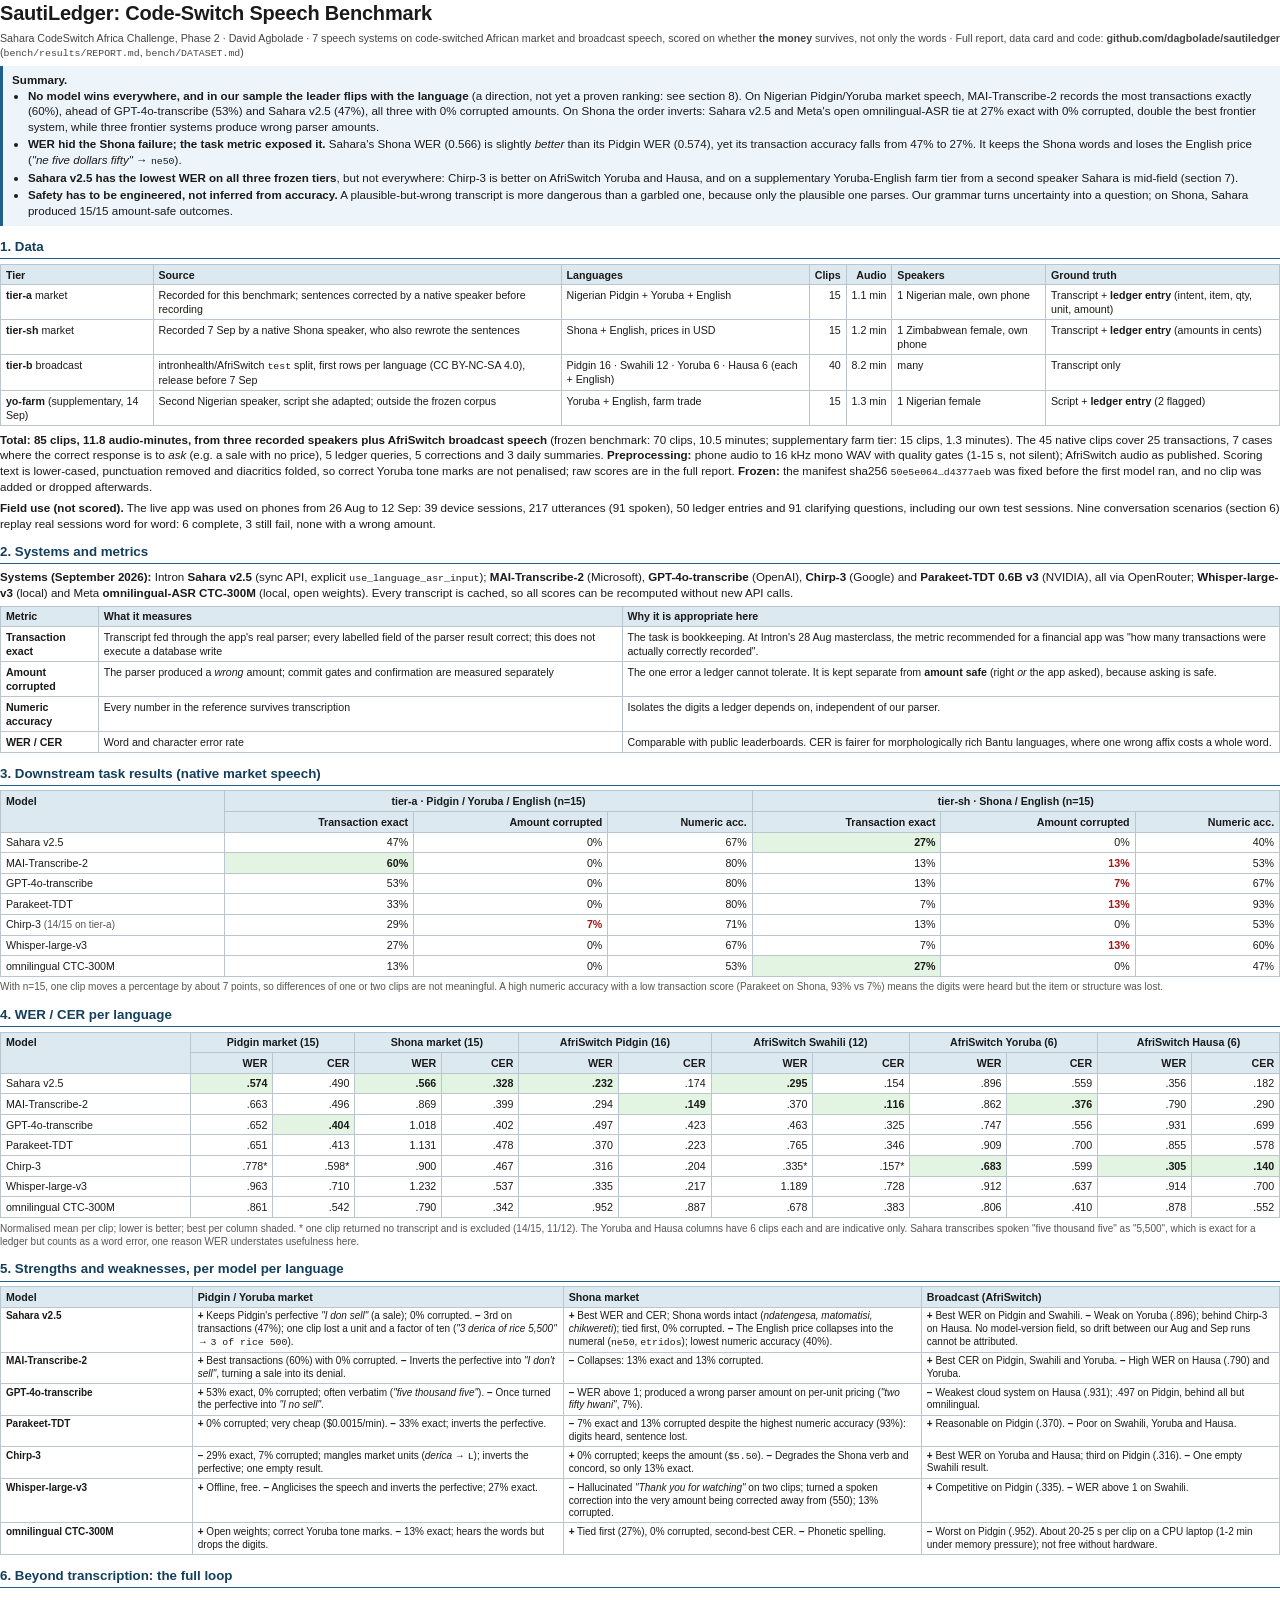
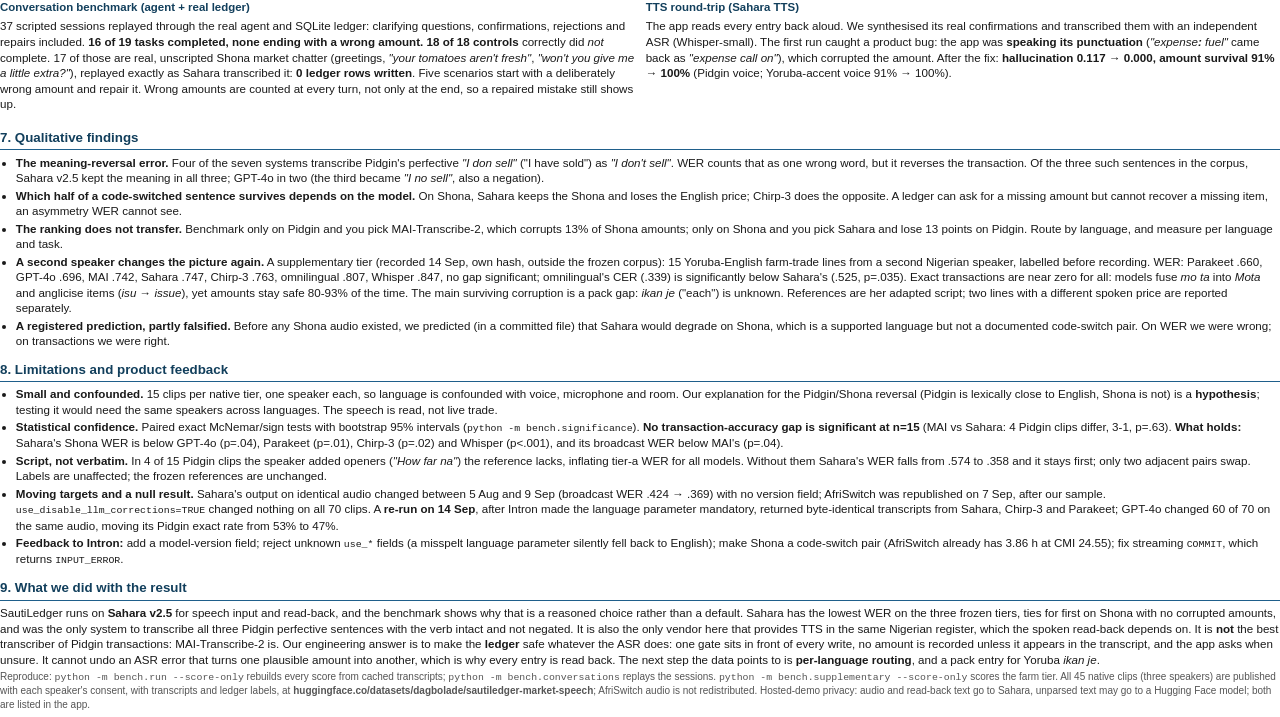
<file: submission/benchmark-report.html>
<!doctype html>
<html lang="en">
<head>
<meta charset="utf-8">
<title>SautiLedger Benchmark Report</title>
<style>
  @page { size: A4; margin: 11mm 12mm 11mm 12mm; }
  * { box-sizing: border-box; }
  body { font-family: "Segoe UI", Arial, Helvetica, sans-serif; font-size: 8.7pt; line-height: 1.34;
         color: #1a1a1a; margin: 0; }
  h1 { font-size: 15pt; margin: 0 0 1mm; letter-spacing: -0.2px; }
  h2 { font-size: 10pt; margin: 3.2mm 0 1.2mm; padding-bottom: 0.6mm; border-bottom: 1.2px solid #1f5f8b; color: #123f5c; }
  h3 { font-size: 8.6pt; margin: 2mm 0 0.8mm; color: #123f5c; }
  p { margin: 0 0 1.4mm; }
  ul { margin: 0 0 1.4mm; padding-left: 4.2mm; }
  li { margin-bottom: 0.5mm; }
  .sub { color: #444; font-size: 8pt; margin-bottom: 1.6mm; }
  .key { background: #eef5fa; border-left: 3px solid #1f5f8b; padding: 1.6mm 2.4mm; margin: 1.6mm 0 1.6mm; }
  .key ul { margin: 0; }
  table { border-collapse: collapse; width: 100%; margin: 0.6mm 0 1.6mm; font-size: 8pt; }
  th, td { border: 0.6px solid #b9c6cf; padding: 0.7mm 1.3mm; text-align: left; vertical-align: top; }
  th { background: #dde9f1; font-weight: 600; }
  td.n, th.n { text-align: right; white-space: nowrap; }
  .best { font-weight: 700; background: #e3f4e3; }
  .bad { color: #a31515; font-weight: 600; }
  .note { font-size: 7.5pt; color: #555; margin-top: -0.6mm; }
  .pb { page-break-before: always; }
  code { font-family: Consolas, "Courier New", monospace; font-size: 7.4pt; }
  .qual td { font-size: 7.5pt; line-height: 1.26; }
  .qual td:first-child { font-weight: 600; white-space: nowrap; }
  .two { display: flex; gap: 3mm; }
  .two > div { flex: 1; }
</style>
</head>
<body>

<h1>SautiLedger: Code-Switch Speech Benchmark</h1>
<div class="sub">Sahara CodeSwitch Africa Challenge, Phase 2 · David Agbolade · 7 speech systems on code-switched African market and broadcast speech, scored on whether <b>the money</b> survives, not only the words ·
Full report, data card and code: <b>github.com/dagbolade/sautiledger</b> (<code>bench/results/REPORT.md</code>, <code>bench/DATASET.md</code>)</div>

<div class="key"><b>Summary.</b>
<ul>
<li><b>No model wins everywhere, and in our sample the leader flips with the language</b> (a direction, not yet a proven ranking: see section 8). On Nigerian Pidgin/Yoruba market speech, MAI-Transcribe-2 records the most transactions exactly (60%), ahead of GPT-4o-transcribe (53%) and Sahara v2.5 (47%), all three with 0% corrupted amounts. On Shona the order inverts: Sahara v2.5 and Meta's open omnilingual-ASR tie at 27% exact with 0% corrupted, double the best frontier system, while three frontier systems produce wrong parser amounts.</li>
<li><b>WER hid the Shona failure; the task metric exposed it.</b> Sahara's Shona WER (0.566) is slightly <i>better</i> than its Pidgin WER (0.574), yet its transaction accuracy falls from 47% to 27%. It keeps the Shona words and loses the English price (<i>"ne five dollars fifty"</i> → <code>ne50</code>).</li>
<li><b>Sahara v2.5 has the lowest WER on all three frozen tiers</b>, but not everywhere: Chirp-3 is better on AfriSwitch Yoruba and Hausa, and on a supplementary Yoruba-English farm tier from a second speaker Sahara is mid-field (section 7).</li>
<li><b>Safety has to be engineered, not inferred from accuracy.</b> A plausible-but-wrong transcript is more dangerous than a garbled one, because only the plausible one parses. Our grammar turns uncertainty into a question; on Shona, Sahara produced 15/15 amount-safe outcomes.</li>
</ul></div>

<h2>1. Data</h2>
<table>
<tr><th>Tier</th><th>Source</th><th>Languages</th><th class="n">Clips</th><th class="n">Audio</th><th>Speakers</th><th>Ground truth</th></tr>
<tr><td><b>tier-a</b> market</td><td>Recorded for this benchmark; sentences corrected by a native speaker before recording</td><td>Nigerian Pidgin + Yoruba + English</td><td class="n">15</td><td class="n">1.1 min</td><td>1 Nigerian male, own phone</td><td>Transcript + <b>ledger entry</b> (intent, item, qty, unit, amount)</td></tr>
<tr><td><b>tier-sh</b> market</td><td>Recorded 7 Sep by a native Shona speaker, who also rewrote the sentences</td><td>Shona + English, prices in USD</td><td class="n">15</td><td class="n">1.2 min</td><td>1 Zimbabwean female, own phone</td><td>Transcript + <b>ledger entry</b> (amounts in cents)</td></tr>
<tr><td><b>tier-b</b> broadcast</td><td>intronhealth/AfriSwitch <code>test</code> split, first rows per language (CC BY-NC-SA 4.0), release before 7 Sep</td><td>Pidgin 16 · Swahili 12 · Yoruba 6 · Hausa 6 (each + English)</td><td class="n">40</td><td class="n">8.2 min</td><td>many</td><td>Transcript only</td></tr>
<tr><td><b>yo-farm</b> (supplementary, 14 Sep)</td><td>Second Nigerian speaker, script she adapted; outside the frozen corpus</td><td>Yoruba + English, farm trade</td><td class="n">15</td><td class="n">1.3 min</td><td>1 Nigerian female</td><td>Script + <b>ledger entry</b> (2 flagged)</td></tr>
</table>
<p><b>Total: 85 clips, 11.8 audio-minutes, from three recorded speakers plus AfriSwitch broadcast speech</b> (frozen benchmark: 70 clips, 10.5 minutes; supplementary farm tier: 15 clips, 1.3 minutes). The 45 native clips cover 25 transactions, 7 cases where the correct response is to <i>ask</i> (e.g. a sale with no price), 5 ledger queries, 5 corrections and 3 daily summaries.
<b>Preprocessing:</b> phone audio to 16 kHz mono WAV with quality gates (1-15 s, not silent); AfriSwitch audio as published. Scoring text is lower-cased, punctuation removed and diacritics folded, so correct Yoruba tone marks are not penalised; raw scores are in the full report.
<b>Frozen:</b> the manifest sha256 <code>50e5e064…d4377aeb</code> was fixed before the first model ran, and no clip was added or dropped afterwards.</p>

<p><b>Field use (not scored).</b> The live app was used on phones from 26 Aug to 12 Sep: 39 device sessions, 217 utterances (91 spoken), 50 ledger entries and 91 clarifying questions, including our own test sessions. Nine conversation scenarios (section 6) replay real sessions word for word: 6 complete, 3 still fail, none with a wrong amount.</p>

<h2>2. Systems and metrics</h2>
<p><b>Systems (September 2026):</b> Intron <b>Sahara v2.5</b> (sync API, explicit <code>use_language_asr_input</code>); <b>MAI-Transcribe-2</b> (Microsoft), <b>GPT-4o-transcribe</b> (OpenAI), <b>Chirp-3</b> (Google) and <b>Parakeet-TDT 0.6B v3</b> (NVIDIA), all via OpenRouter; <b>Whisper-large-v3</b> (local) and Meta <b>omnilingual-ASR CTC-300M</b> (local, open weights). Every transcript is cached, so all scores can be recomputed without new API calls.</p>
<table>
<tr><th>Metric</th><th>What it measures</th><th>Why it is appropriate here</th></tr>
<tr><td><b>Transaction exact</b></td><td>Transcript fed through the app's real parser; every labelled field of the parser result correct; this does not execute a database write</td><td>The task is bookkeeping. At Intron's 28 Aug masterclass, the metric recommended for a financial app was "how many transactions were actually correctly recorded".</td></tr>
<tr><td><b>Amount corrupted</b></td><td>The parser produced a <i>wrong</i> amount; commit gates and confirmation are measured separately</td><td>The one error a ledger cannot tolerate. It is kept separate from <b>amount safe</b> (right <i>or</i> the app asked), because asking is safe.</td></tr>
<tr><td><b>Numeric accuracy</b></td><td>Every number in the reference survives transcription</td><td>Isolates the digits a ledger depends on, independent of our parser.</td></tr>
<tr><td><b>WER / CER</b></td><td>Word and character error rate</td><td>Comparable with public leaderboards. CER is fairer for morphologically rich Bantu languages, where one wrong affix costs a whole word.</td></tr>
</table>

<h2 class="pb">3. Downstream task results (native market speech)</h2>
<table>
<tr><th rowspan="2">Model</th><th colspan="3" style="text-align:center">tier-a · Pidgin / Yoruba / English (n=15)</th><th colspan="3" style="text-align:center">tier-sh · Shona / English (n=15)</th></tr>
<tr><th class="n">Transaction exact</th><th class="n">Amount corrupted</th><th class="n">Numeric acc.</th><th class="n">Transaction exact</th><th class="n">Amount corrupted</th><th class="n">Numeric acc.</th></tr>
<tr><td>Sahara v2.5</td><td class="n">47%</td><td class="n">0%</td><td class="n">67%</td><td class="n best">27%</td><td class="n">0%</td><td class="n">40%</td></tr>
<tr><td>MAI-Transcribe-2</td><td class="n best">60%</td><td class="n">0%</td><td class="n">80%</td><td class="n">13%</td><td class="n bad">13%</td><td class="n">53%</td></tr>
<tr><td>GPT-4o-transcribe</td><td class="n">53%</td><td class="n">0%</td><td class="n">80%</td><td class="n">13%</td><td class="n bad">7%</td><td class="n">67%</td></tr>
<tr><td>Parakeet-TDT</td><td class="n">33%</td><td class="n">0%</td><td class="n">80%</td><td class="n">7%</td><td class="n bad">13%</td><td class="n">93%</td></tr>
<tr><td>Chirp-3 <span class="note">(14/15 on tier-a)</span></td><td class="n">29%</td><td class="n bad">7%</td><td class="n">71%</td><td class="n">13%</td><td class="n">0%</td><td class="n">53%</td></tr>
<tr><td>Whisper-large-v3</td><td class="n">27%</td><td class="n">0%</td><td class="n">67%</td><td class="n">7%</td><td class="n bad">13%</td><td class="n">60%</td></tr>
<tr><td>omnilingual CTC-300M</td><td class="n">13%</td><td class="n">0%</td><td class="n">53%</td><td class="n best">27%</td><td class="n">0%</td><td class="n">47%</td></tr>
</table>
<p class="note">With n=15, one clip moves a percentage by about 7 points, so differences of one or two clips are not meaningful. A high numeric accuracy with a low transaction score (Parakeet on Shona, 93% vs 7%) means the digits were heard but the item or structure was lost.</p>

<h2>4. WER / CER per language</h2>
<table>
<tr><th rowspan="2">Model</th><th colspan="2" style="text-align:center">Pidgin market (15)</th><th colspan="2" style="text-align:center">Shona market (15)</th><th colspan="2" style="text-align:center">AfriSwitch Pidgin (16)</th><th colspan="2" style="text-align:center">AfriSwitch Swahili (12)</th><th colspan="2" style="text-align:center">AfriSwitch Yoruba (6)</th><th colspan="2" style="text-align:center">AfriSwitch Hausa (6)</th></tr>
<tr><th class="n">WER</th><th class="n">CER</th><th class="n">WER</th><th class="n">CER</th><th class="n">WER</th><th class="n">CER</th><th class="n">WER</th><th class="n">CER</th><th class="n">WER</th><th class="n">CER</th><th class="n">WER</th><th class="n">CER</th></tr>
<tr><td>Sahara v2.5</td><td class="n best">.574</td><td class="n">.490</td><td class="n best">.566</td><td class="n best">.328</td><td class="n best">.232</td><td class="n">.174</td><td class="n best">.295</td><td class="n">.154</td><td class="n">.896</td><td class="n">.559</td><td class="n">.356</td><td class="n">.182</td></tr>
<tr><td>MAI-Transcribe-2</td><td class="n">.663</td><td class="n">.496</td><td class="n">.869</td><td class="n">.399</td><td class="n">.294</td><td class="n best">.149</td><td class="n">.370</td><td class="n best">.116</td><td class="n">.862</td><td class="n best">.376</td><td class="n">.790</td><td class="n">.290</td></tr>
<tr><td>GPT-4o-transcribe</td><td class="n">.652</td><td class="n best">.404</td><td class="n">1.018</td><td class="n">.402</td><td class="n">.497</td><td class="n">.423</td><td class="n">.463</td><td class="n">.325</td><td class="n">.747</td><td class="n">.556</td><td class="n">.931</td><td class="n">.699</td></tr>
<tr><td>Parakeet-TDT</td><td class="n">.651</td><td class="n">.413</td><td class="n">1.131</td><td class="n">.478</td><td class="n">.370</td><td class="n">.223</td><td class="n">.765</td><td class="n">.346</td><td class="n">.909</td><td class="n">.700</td><td class="n">.855</td><td class="n">.578</td></tr>
<tr><td>Chirp-3</td><td class="n">.778*</td><td class="n">.598*</td><td class="n">.900</td><td class="n">.467</td><td class="n">.316</td><td class="n">.204</td><td class="n">.335*</td><td class="n">.157*</td><td class="n best">.683</td><td class="n">.599</td><td class="n best">.305</td><td class="n best">.140</td></tr>
<tr><td>Whisper-large-v3</td><td class="n">.963</td><td class="n">.710</td><td class="n">1.232</td><td class="n">.537</td><td class="n">.335</td><td class="n">.217</td><td class="n">1.189</td><td class="n">.728</td><td class="n">.912</td><td class="n">.637</td><td class="n">.914</td><td class="n">.700</td></tr>
<tr><td>omnilingual CTC-300M</td><td class="n">.861</td><td class="n">.542</td><td class="n">.790</td><td class="n">.342</td><td class="n">.952</td><td class="n">.887</td><td class="n">.678</td><td class="n">.383</td><td class="n">.806</td><td class="n">.410</td><td class="n">.878</td><td class="n">.552</td></tr>
</table>
<p class="note">Normalised mean per clip; lower is better; best per column shaded. * one clip returned no transcript and is excluded (14/15, 11/12). The Yoruba and Hausa columns have 6 clips each and are indicative only. Sahara transcribes spoken "five thousand five" as "5,500", which is exact for a ledger but counts as a word error, one reason WER understates usefulness here.</p>

<h2>5. Strengths and weaknesses, per model per language</h2>
<table class="qual">
<tr><th style="width:15%">Model</th><th style="width:29%">Pidgin / Yoruba market</th><th style="width:28%">Shona market</th><th style="width:28%">Broadcast (AfriSwitch)</th></tr>
<tr><td>Sahara v2.5</td><td><b>+</b> Keeps Pidgin's perfective <i>"I don sell"</i> (a sale); 0% corrupted. <b>−</b> 3rd on transactions (47%); one clip lost a unit and a factor of ten (<i>"3 derica of rice 5,500"</i> → <code>3 of rice 500</code>).</td><td><b>+</b> Best WER and CER; Shona words intact (<i>ndatengesa, matomatisi, chikwereti</i>); tied first, 0% corrupted. <b>−</b> The English price collapses into the numeral (<code>ne50</code>, <code>etridos</code>); lowest numeric accuracy (40%).</td><td><b>+</b> Best WER on Pidgin and Swahili. <b>−</b> Weak on Yoruba (.896); behind Chirp-3 on Hausa. No model-version field, so drift between our Aug and Sep runs cannot be attributed.</td></tr>
<tr><td>MAI-Transcribe-2</td><td><b>+</b> Best transactions (60%) with 0% corrupted. <b>−</b> Inverts the perfective into <i>"I don't sell"</i>, turning a sale into its denial.</td><td><b>−</b> Collapses: 13% exact and 13% corrupted.</td><td><b>+</b> Best CER on Pidgin, Swahili and Yoruba. <b>−</b> High WER on Hausa (.790) and Yoruba.</td></tr>
<tr><td>GPT-4o-transcribe</td><td><b>+</b> 53% exact, 0% corrupted; often verbatim (<i>"five thousand five"</i>). <b>−</b> Once turned the perfective into <i>"I no sell"</i>.</td><td><b>−</b> WER above 1; produced a wrong parser amount on per-unit pricing (<i>"two fifty hwani"</i>, 7%).</td><td><b>−</b> Weakest cloud system on Hausa (.931); .497 on Pidgin, behind all but omnilingual.</td></tr>
<tr><td>Parakeet-TDT</td><td><b>+</b> 0% corrupted; very cheap ($0.0015/min). <b>−</b> 33% exact; inverts the perfective.</td><td><b>−</b> 7% exact and 13% corrupted despite the highest numeric accuracy (93%): digits heard, sentence lost.</td><td><b>+</b> Reasonable on Pidgin (.370). <b>−</b> Poor on Swahili, Yoruba and Hausa.</td></tr>
<tr><td>Chirp-3</td><td><b>−</b> 29% exact, 7% corrupted; mangles market units (<i>derica</i> → <code>L</code>); inverts the perfective; one empty result.</td><td><b>+</b> 0% corrupted; keeps the amount (<code>$5.50</code>). <b>−</b> Degrades the Shona verb and concord, so only 13% exact.</td><td><b>+</b> Best WER on Yoruba and Hausa; third on Pidgin (.316). <b>−</b> One empty Swahili result.</td></tr>
<tr><td>Whisper-large-v3</td><td><b>+</b> Offline, free. <b>−</b> Anglicises the speech and inverts the perfective; 27% exact.</td><td><b>−</b> Hallucinated <i>"Thank you for watching"</i> on two clips; turned a spoken correction into the very amount being corrected away from (550); 13% corrupted.</td><td><b>+</b> Competitive on Pidgin (.335). <b>−</b> WER above 1 on Swahili.</td></tr>
<tr><td>omnilingual CTC-300M</td><td><b>+</b> Open weights; correct Yoruba tone marks. <b>−</b> 13% exact; hears the words but drops the digits.</td><td><b>+</b> Tied first (27%), 0% corrupted, second-best CER. <b>−</b> Phonetic spelling.</td><td><b>−</b> Worst on Pidgin (.952). About 20-25 s per clip on a CPU laptop (1-2 min under memory pressure); not free without hardware.</td></tr>
</table>

<h2 class="pb">6. Beyond transcription: the full loop</h2>
<div class="two"><div>
<h3>Conversation benchmark (agent + real ledger)</h3>
<p>37 scripted sessions replayed through the real agent and SQLite ledger: clarifying questions, confirmations, rejections and repairs included. <b>16 of 19 tasks completed, none ending with a wrong amount.</b> <b>18 of 18 controls</b> correctly did <i>not</i> complete. 17 of those are real, unscripted Shona market chatter (greetings, <i>"your tomatoes aren't fresh"</i>, <i>"won't you give me a little extra?"</i>), replayed exactly as Sahara transcribed it: <b>0 ledger rows written</b>. Five scenarios start with a deliberately wrong amount and repair it. Wrong amounts are counted at every turn, not only at the end, so a repaired mistake still shows up.</p>
</div><div>
<h3>TTS round-trip (Sahara TTS)</h3>
<p>The app reads every entry back aloud. We synthesised its real confirmations and transcribed them with an independent ASR (Whisper-small). The first run caught a product bug: the app was <b>speaking its punctuation</b> (<i>"expense<b>:</b> fuel"</i> came back as <i>"expense call on"</i>), which corrupted the amount. After the fix: <b>hallucination 0.117 → 0.000, amount survival 91% → 100%</b> (Pidgin voice; Yoruba-accent voice 91% → 100%).</p>
</div></div>

<h2>7. Qualitative findings</h2>
<ul>
<li><b>The meaning-reversal error.</b> Four of the seven systems transcribe Pidgin's perfective <i>"I don sell"</i> ("I have sold") as <i>"I don't sell"</i>. WER counts that as one wrong word, but it reverses the transaction. Of the three such sentences in the corpus, Sahara v2.5 kept the meaning in all three; GPT-4o in two (the third became <i>"I no sell"</i>, also a negation).</li>
<li><b>Which half of a code-switched sentence survives depends on the model.</b> On Shona, Sahara keeps the Shona and loses the English price; Chirp-3 does the opposite. A ledger can ask for a missing amount but cannot recover a missing item, an asymmetry WER cannot see.</li>
<li><b>The ranking does not transfer.</b> Benchmark only on Pidgin and you pick MAI-Transcribe-2, which corrupts 13% of Shona amounts; only on Shona and you pick Sahara and lose 13 points on Pidgin. Route by language, and measure per language and task.</li>
<li><b>A second speaker changes the picture again.</b> A supplementary tier (recorded 14 Sep, own hash, outside the frozen corpus): 15 Yoruba-English farm-trade lines from a second Nigerian speaker, labelled before recording. WER: Parakeet .660, GPT-4o .696, MAI .742, Sahara .747, Chirp-3 .763, omnilingual .807, Whisper .847, no gap significant; omnilingual's CER (.339) is significantly below Sahara's (.525, p=.035). Exact transactions are near zero for all: models fuse <i>mo ta</i> into <i>Mota</i> and anglicise items (<i>isu</i> → <i>issue</i>), yet amounts stay safe 80-93% of the time. The main surviving corruption is a pack gap: <i>ikan je</i> ("each") is unknown. References are her adapted script; two lines with a different spoken price are reported separately.</li>
<li><b>A registered prediction, partly falsified.</b> Before any Shona audio existed, we predicted (in a committed file) that Sahara would degrade on Shona, which is a supported language but not a documented code-switch pair. On WER we were wrong; on transactions we were right.</li>
</ul>

<h2>8. Limitations and product feedback</h2>
<ul>
<li><b>Small and confounded.</b> 15 clips per native tier, one speaker each, so language is confounded with voice, microphone and room. Our explanation for the Pidgin/Shona reversal (Pidgin is lexically close to English, Shona is not) is a <b>hypothesis</b>; testing it would need the same speakers across languages. The speech is read, not live trade.</li>
<li><b>Statistical confidence.</b> Paired exact McNemar/sign tests with bootstrap 95% intervals (<code>python -m bench.significance</code>). <b>No transaction-accuracy gap is significant at n=15</b> (MAI vs Sahara: 4 Pidgin clips differ, 3-1, p=.63). <b>What holds:</b> Sahara's Shona WER is below GPT-4o (p=.04), Parakeet (p=.01), Chirp-3 (p=.02) and Whisper (p&lt;.001), and its broadcast WER below MAI's (p=.04).</li>
<li><b>Script, not verbatim.</b> In 4 of 15 Pidgin clips the speaker added openers (<i>"How far na"</i>) the reference lacks, inflating tier-a WER for all models. Without them Sahara's WER falls from .574 to .358 and it stays first; only two adjacent pairs swap. Labels are unaffected; the frozen references are unchanged.</li>
<li><b>Moving targets and a null result.</b> Sahara's output on identical audio changed between 5 Aug and 9 Sep (broadcast WER .424 → .369) with no version field; AfriSwitch was republished on 7 Sep, after our sample. <code>use_disable_llm_corrections=TRUE</code> changed nothing on all 70 clips. A <b>re-run on 14 Sep</b>, after Intron made the language parameter mandatory, returned byte-identical transcripts from Sahara, Chirp-3 and Parakeet; GPT-4o changed 60 of 70 on the same audio, moving its Pidgin exact rate from 53% to 47%.</li>
<li><b>Feedback to Intron:</b> add a model-version field; reject unknown <code>use_*</code> fields (a misspelt language parameter silently fell back to English); make Shona a code-switch pair (AfriSwitch already has 3.86 h at CMI 24.55); fix streaming <code>COMMIT</code>, which returns <code>INPUT_ERROR</code>.</li>
</ul>
<h2>9. What we did with the result</h2>
<p>SautiLedger runs on <b>Sahara v2.5</b> for speech input and read-back, and the benchmark shows why that is a reasoned choice rather than a default. Sahara has the lowest WER on the three frozen tiers, ties for first on Shona with no corrupted amounts, and was the only system to transcribe all three Pidgin perfective sentences with the verb intact and not negated. It is also the only vendor here that provides TTS in the same Nigerian register, which the spoken read-back depends on. It is <b>not</b> the best transcriber of Pidgin transactions: MAI-Transcribe-2 is. Our engineering answer is to make the <b>ledger</b> safe whatever the ASR does: one gate sits in front of every write, no amount is recorded unless it appears in the transcript, and the app asks when unsure. It cannot undo an ASR error that turns one plausible amount into another, which is why every entry is read back. The next step the data points to is <b>per-language routing</b>, and a pack entry for Yoruba <i>ikan je</i>.</p>
<p class="note">Reproduce: <code>python -m bench.run --score-only</code> rebuilds every score from cached transcripts; <code>python -m bench.conversations</code> replays the sessions. <code>python -m bench.supplementary --score-only</code> scores the farm tier. All 45 native clips (three speakers) are published with each speaker's consent, with transcripts and ledger labels, at <b>huggingface.co/datasets/dagbolade/sautiledger-market-speech</b>; AfriSwitch audio is not redistributed. Hosted-demo privacy: audio and read-back text go to Sahara, unparsed text may go to a Hugging Face model; both are listed in the app.</p>

</body>
</html>
</file>
